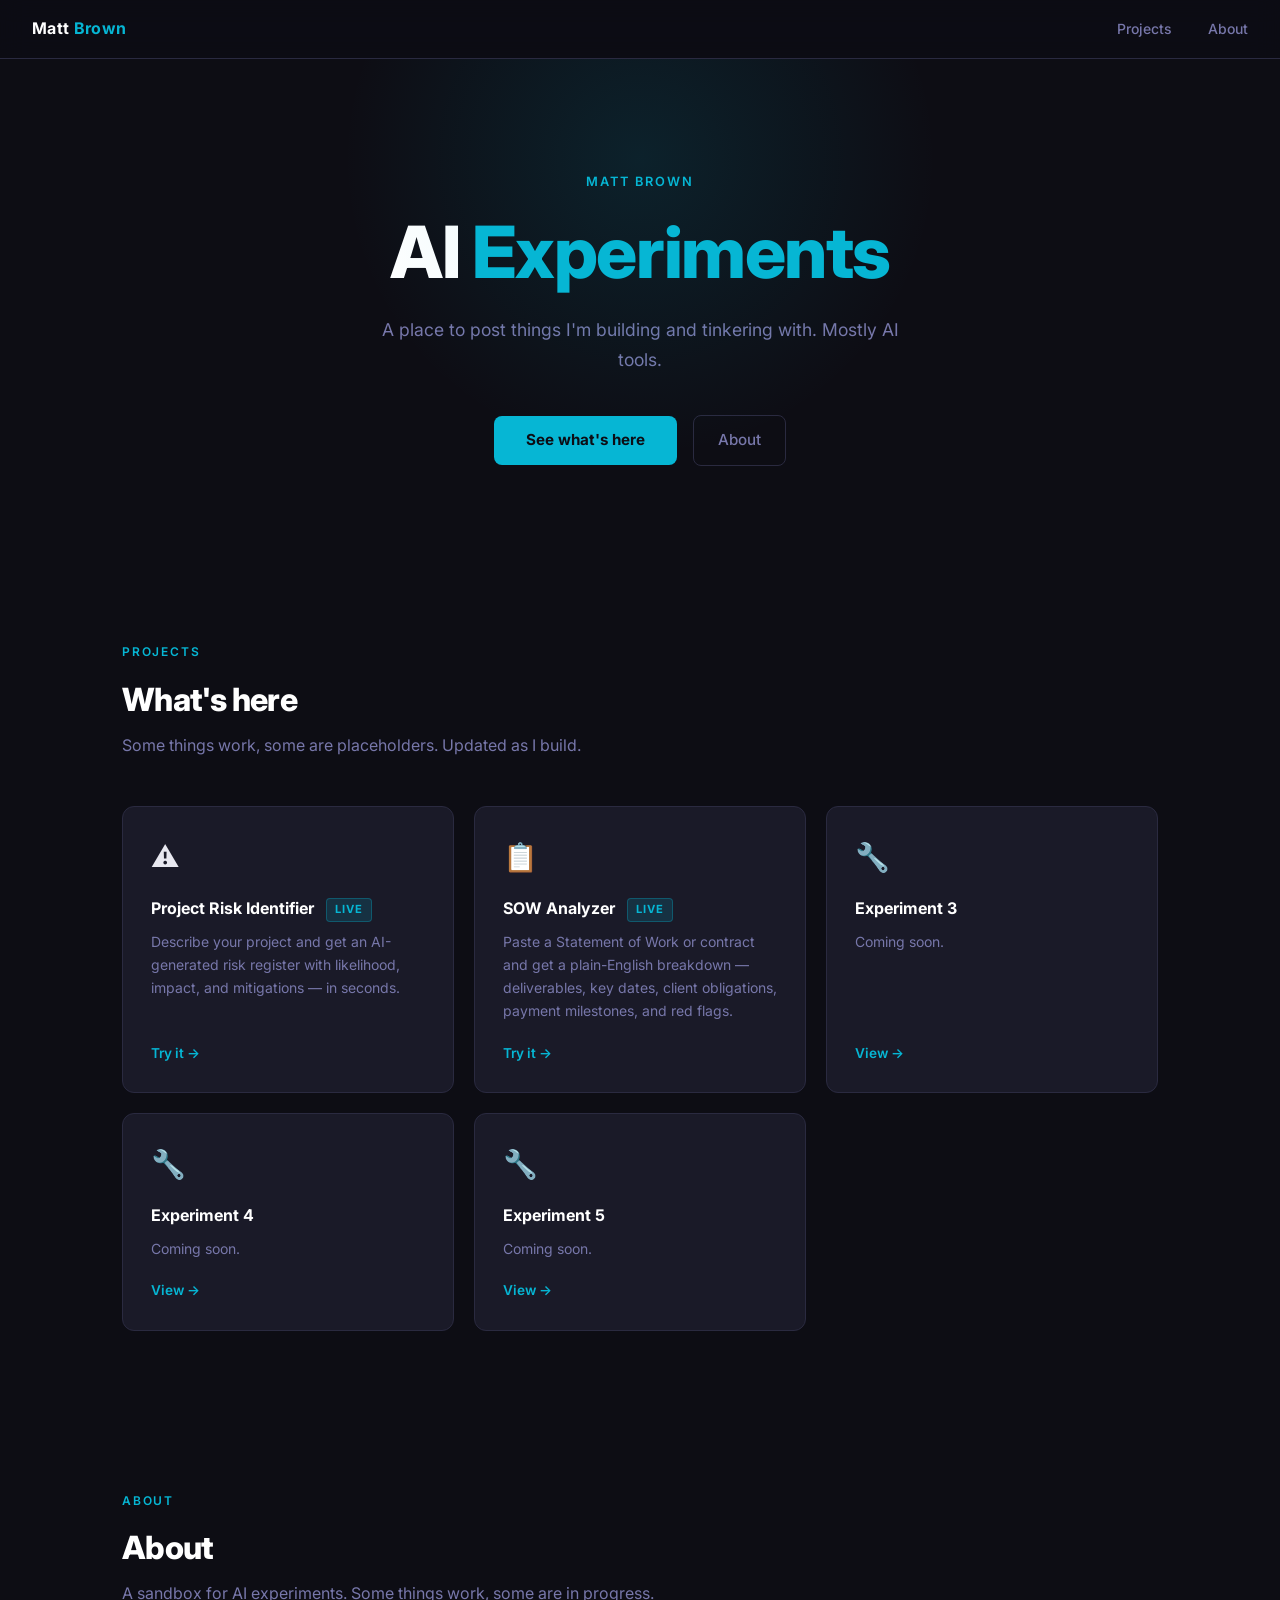
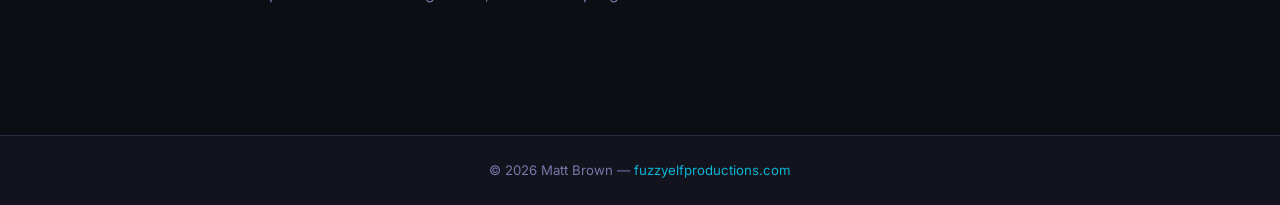
<file: index.html>
<!DOCTYPE html>
<html lang="en">
<head>
  <meta charset="UTF-8" />
  <meta name="viewport" content="width=device-width, initial-scale=1.0" />
  <title>Fuzzy Elf Productions</title>
  <link rel="stylesheet" href="style.css" />
  <link rel="icon" href="/favicon.ico" sizes="any">
  <link rel="icon" href="/favicon.svg" type="image/svg+xml">
  <link rel="apple-touch-icon" href="/apple-touch-icon.png">
</head>
<body>

  <header>
    <a class="logo" href="index.html">Matt <span>Brown</span></a>
    <nav>
      <a href="#projects">Projects</a>
      <a href="#about">About</a>
    </nav>
  </header>

  <section class="hero">
    <p class="eyebrow">Matt Brown</p>
    <h1>AI <span>Experiments</span></h1>
    <p>A place to post things I'm building and tinkering with. Mostly AI tools.</p>
    <a href="#projects" class="btn">See what's here</a>
    <a href="#about" class="btn-ghost">About</a>
  </section>

  <div class="section" id="projects">
    <p class="section-label">Projects</p>
    <h2>What's here</h2>
    <p class="subtitle">Some things work, some are placeholders. Updated as I build.</p>
    <div class="cards">

      <a class="card" href="project-risk-identifier/index.html">
        <div class="icon">⚠️</div>
        <h3>Project Risk Identifier <span class="live-badge">Live</span></h3>
        <p>Describe your project and get an AI-generated risk register with likelihood, impact, and mitigations — in seconds.</p>
        <div class="arrow">Try it →</div>
      </a>

      <a class="card" href="sow-analyzer/index.html">
        <div class="icon">📋</div>
        <h3>SOW Analyzer <span class="live-badge">Live</span></h3>
        <p>Paste a Statement of Work or contract and get a plain-English breakdown — deliverables, key dates, client obligations, payment milestones, and red flags.</p>
        <div class="arrow">Try it →</div>
      </a>

      <a class="card" href="data-analytics-dashboard/index.html">
        <div class="icon">🔧</div>
        <h3>Experiment 3</h3>
        <p>Coming soon.</p>
        <div class="arrow">View →</div>
      </a>

      <a class="card" href="document-intelligence/index.html">
        <div class="icon">🔧</div>
        <h3>Experiment 4</h3>
        <p>Coming soon.</p>
        <div class="arrow">View →</div>
      </a>

      <a class="card" href="strategic-ai-advisory/index.html">
        <div class="icon">🔧</div>
        <h3>Experiment 5</h3>
        <p>Coming soon.</p>
        <div class="arrow">View →</div>
      </a>

    </div>
  </div>

  <div class="section" id="about">
    <p class="section-label">About</p>
    <h2>About</h2>
    <p class="subtitle">A sandbox for AI experiments. Some things work, some are in progress.</p>
  </div>

  <footer>
    &copy; 2026 Matt Brown &mdash; <a href="https://fuzzyelfproductions.com">fuzzyelfproductions.com</a>
  </footer>

</body>
</html>
</file>
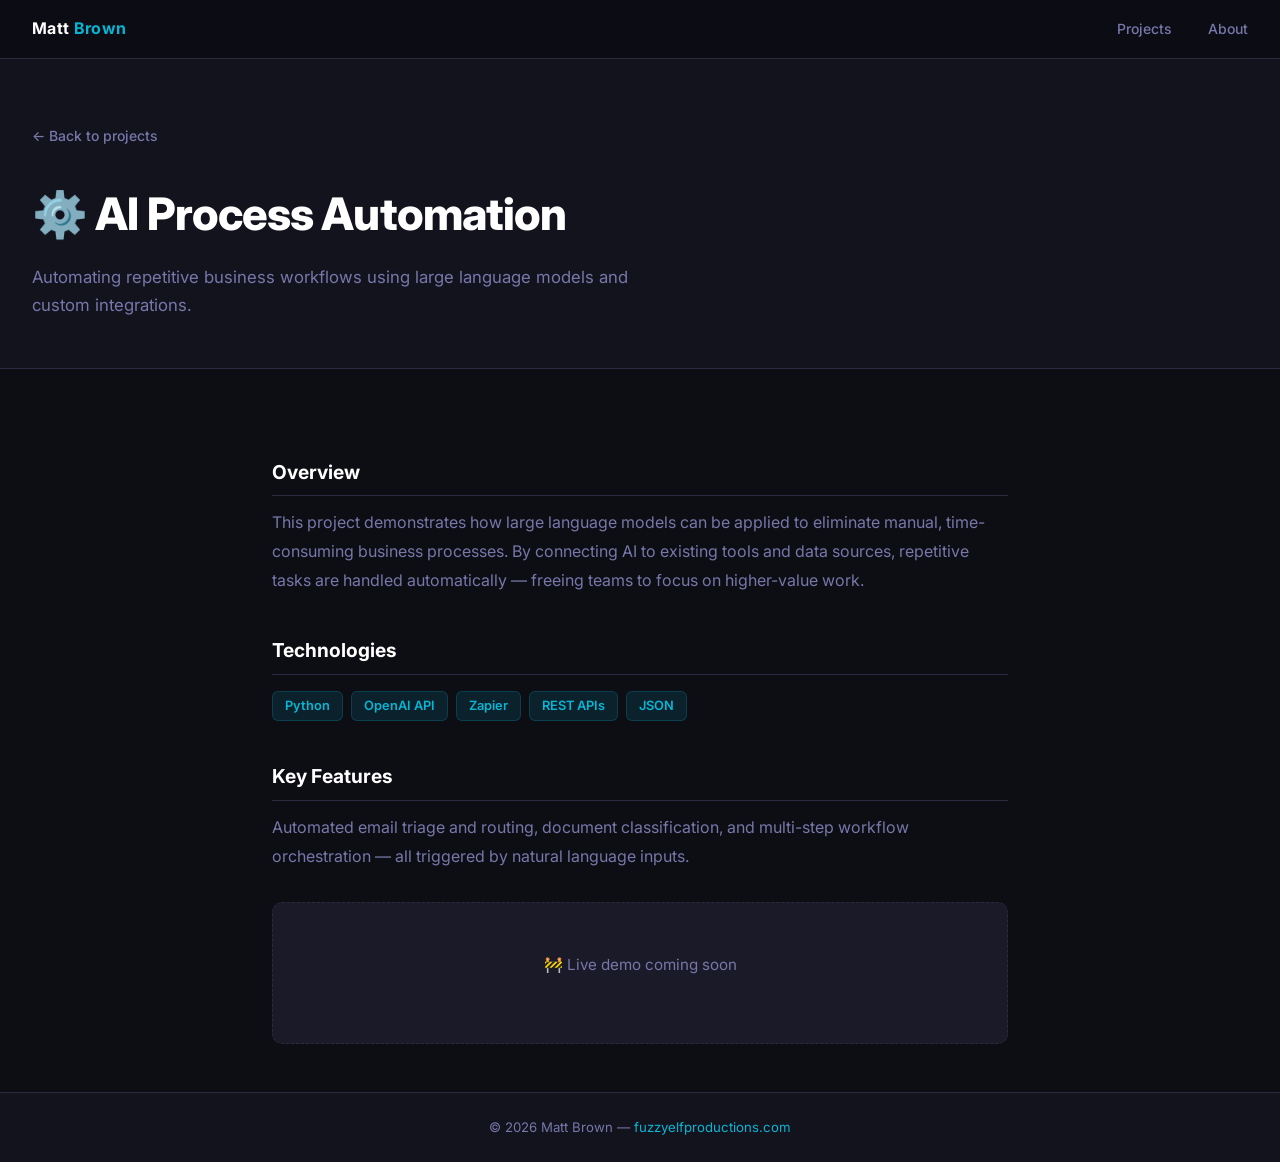
<file: ai-process-automation/index.html>
<!DOCTYPE html>
<html lang="en">
<head>
  <meta charset="UTF-8" />
  <meta name="viewport" content="width=device-width, initial-scale=1.0" />
  <title>AI Process Automation — Matt Brown</title>
  <link rel="stylesheet" href="../style.css" />
</head>
<body>

  <header>
    <a class="logo" href="../index.html">Matt <span>Brown</span></a>
    <nav>
      <a href="../index.html#projects">Projects</a>
      <a href="../index.html#about">About</a>
    </nav>
  </header>

  <div class="project-hero">
    <a class="back" href="../index.html">← Back to projects</a>
    <h1>⚙️ AI Process Automation</h1>
    <p>Automating repetitive business workflows using large language models and custom integrations.</p>
  </div>

  <div class="project-body">

    <h2>Overview</h2>
    <p>This project demonstrates how large language models can be applied to eliminate manual, time-consuming business processes. By connecting AI to existing tools and data sources, repetitive tasks are handled automatically — freeing teams to focus on higher-value work.</p>

    <h2>Technologies</h2>
    <div class="tag-list">
      <span class="tag">Python</span>
      <span class="tag">OpenAI API</span>
      <span class="tag">Zapier</span>
      <span class="tag">REST APIs</span>
      <span class="tag">JSON</span>
    </div>

    <h2>Key Features</h2>
    <p>Automated email triage and routing, document classification, and multi-step workflow orchestration — all triggered by natural language inputs.</p>

    <div class="coming-soon">
      <p>🚧 Live demo coming soon</p>
    </div>

  </div>

  <footer>
    &copy; 2026 Matt Brown &mdash; <a href="../index.html">fuzzyelfproductions.com</a>
  </footer>

</body>
</html>
</file>
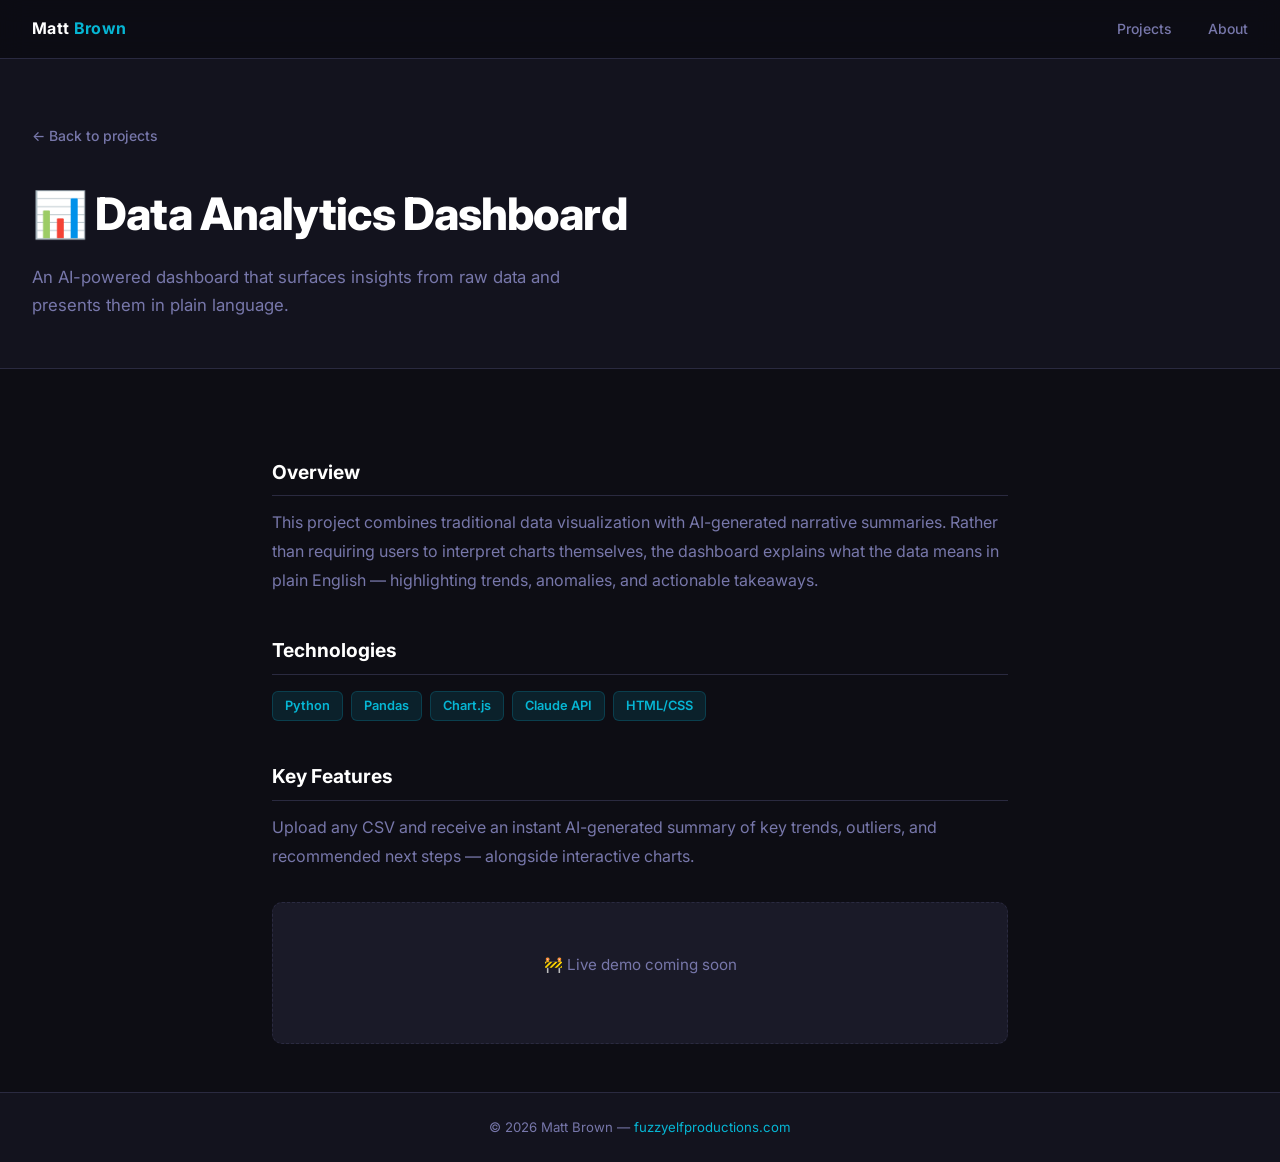
<file: data-analytics-dashboard/index.html>
<!DOCTYPE html>
<html lang="en">
<head>
  <meta charset="UTF-8" />
  <meta name="viewport" content="width=device-width, initial-scale=1.0" />
  <title>Data Analytics Dashboard — Matt Brown</title>
  <link rel="stylesheet" href="../style.css" />
</head>
<body>

  <header>
    <a class="logo" href="../index.html">Matt <span>Brown</span></a>
    <nav>
      <a href="../index.html#projects">Projects</a>
      <a href="../index.html#about">About</a>
    </nav>
  </header>

  <div class="project-hero">
    <a class="back" href="../index.html">← Back to projects</a>
    <h1>📊 Data Analytics Dashboard</h1>
    <p>An AI-powered dashboard that surfaces insights from raw data and presents them in plain language.</p>
  </div>

  <div class="project-body">

    <h2>Overview</h2>
    <p>This project combines traditional data visualization with AI-generated narrative summaries. Rather than requiring users to interpret charts themselves, the dashboard explains what the data means in plain English — highlighting trends, anomalies, and actionable takeaways.</p>

    <h2>Technologies</h2>
    <div class="tag-list">
      <span class="tag">Python</span>
      <span class="tag">Pandas</span>
      <span class="tag">Chart.js</span>
      <span class="tag">Claude API</span>
      <span class="tag">HTML/CSS</span>
    </div>

    <h2>Key Features</h2>
    <p>Upload any CSV and receive an instant AI-generated summary of key trends, outliers, and recommended next steps — alongside interactive charts.</p>

    <div class="coming-soon">
      <p>🚧 Live demo coming soon</p>
    </div>

  </div>

  <footer>
    &copy; 2026 Matt Brown &mdash; <a href="../index.html">fuzzyelfproductions.com</a>
  </footer>

</body>
</html>
</file>
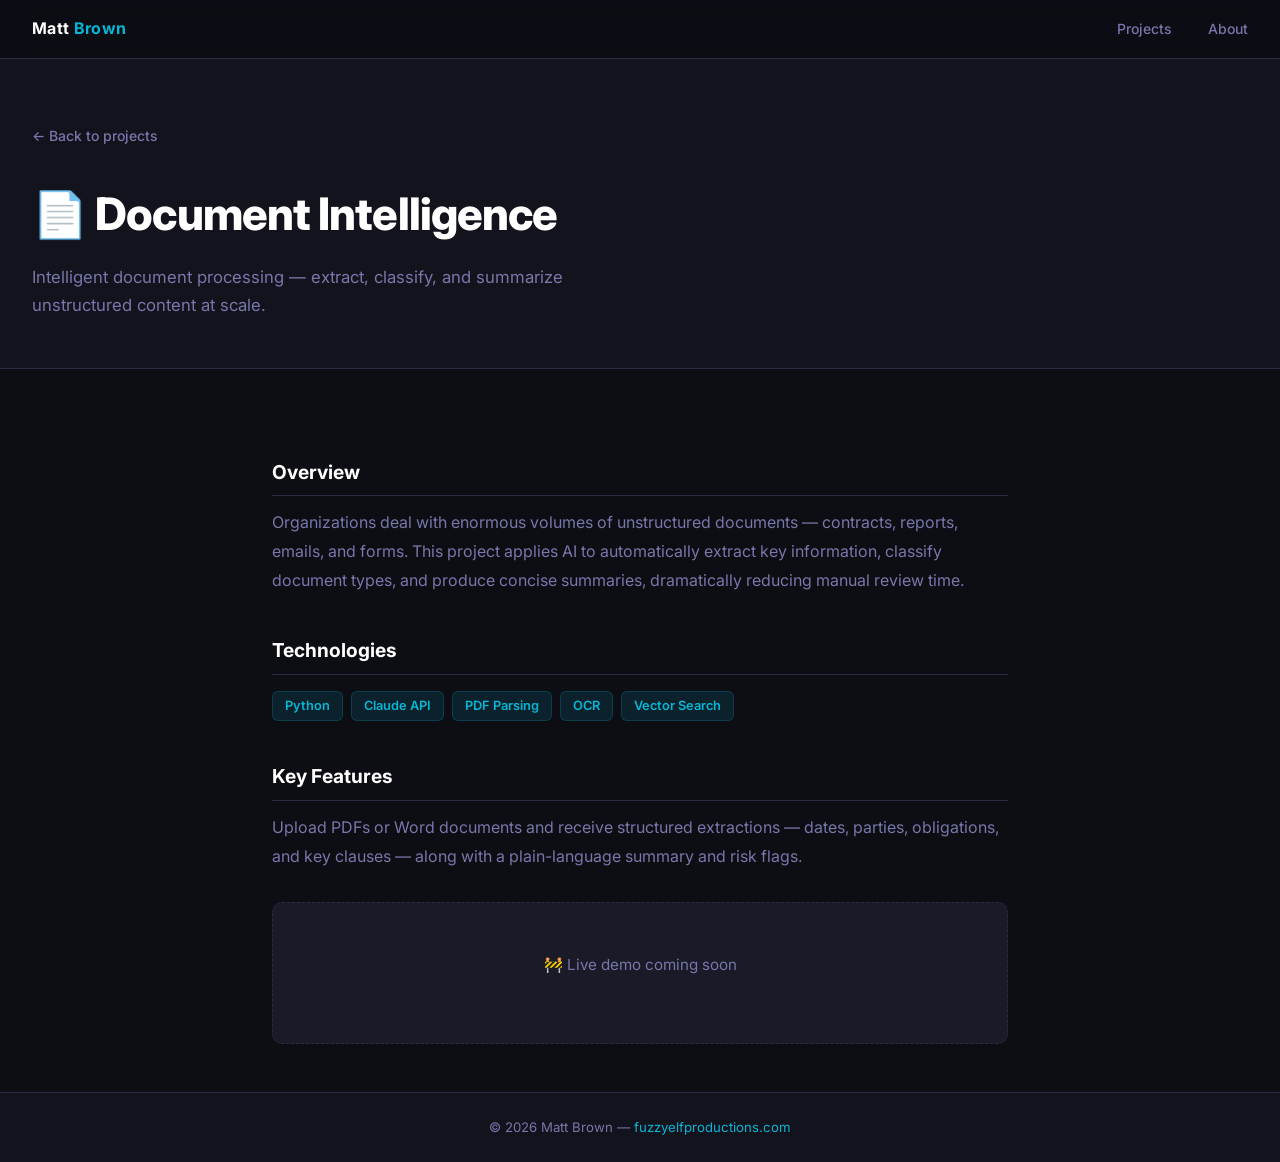
<file: document-intelligence/index.html>
<!DOCTYPE html>
<html lang="en">
<head>
  <meta charset="UTF-8" />
  <meta name="viewport" content="width=device-width, initial-scale=1.0" />
  <title>Document Intelligence — Matt Brown</title>
  <link rel="stylesheet" href="../style.css" />
</head>
<body>

  <header>
    <a class="logo" href="../index.html">Matt <span>Brown</span></a>
    <nav>
      <a href="../index.html#projects">Projects</a>
      <a href="../index.html#about">About</a>
    </nav>
  </header>

  <div class="project-hero">
    <a class="back" href="../index.html">← Back to projects</a>
    <h1>📄 Document Intelligence</h1>
    <p>Intelligent document processing — extract, classify, and summarize unstructured content at scale.</p>
  </div>

  <div class="project-body">

    <h2>Overview</h2>
    <p>Organizations deal with enormous volumes of unstructured documents — contracts, reports, emails, and forms. This project applies AI to automatically extract key information, classify document types, and produce concise summaries, dramatically reducing manual review time.</p>

    <h2>Technologies</h2>
    <div class="tag-list">
      <span class="tag">Python</span>
      <span class="tag">Claude API</span>
      <span class="tag">PDF Parsing</span>
      <span class="tag">OCR</span>
      <span class="tag">Vector Search</span>
    </div>

    <h2>Key Features</h2>
    <p>Upload PDFs or Word documents and receive structured extractions — dates, parties, obligations, and key clauses — along with a plain-language summary and risk flags.</p>

    <div class="coming-soon">
      <p>🚧 Live demo coming soon</p>
    </div>

  </div>

  <footer>
    &copy; 2026 Matt Brown &mdash; <a href="../index.html">fuzzyelfproductions.com</a>
  </footer>

</body>
</html>
</file>
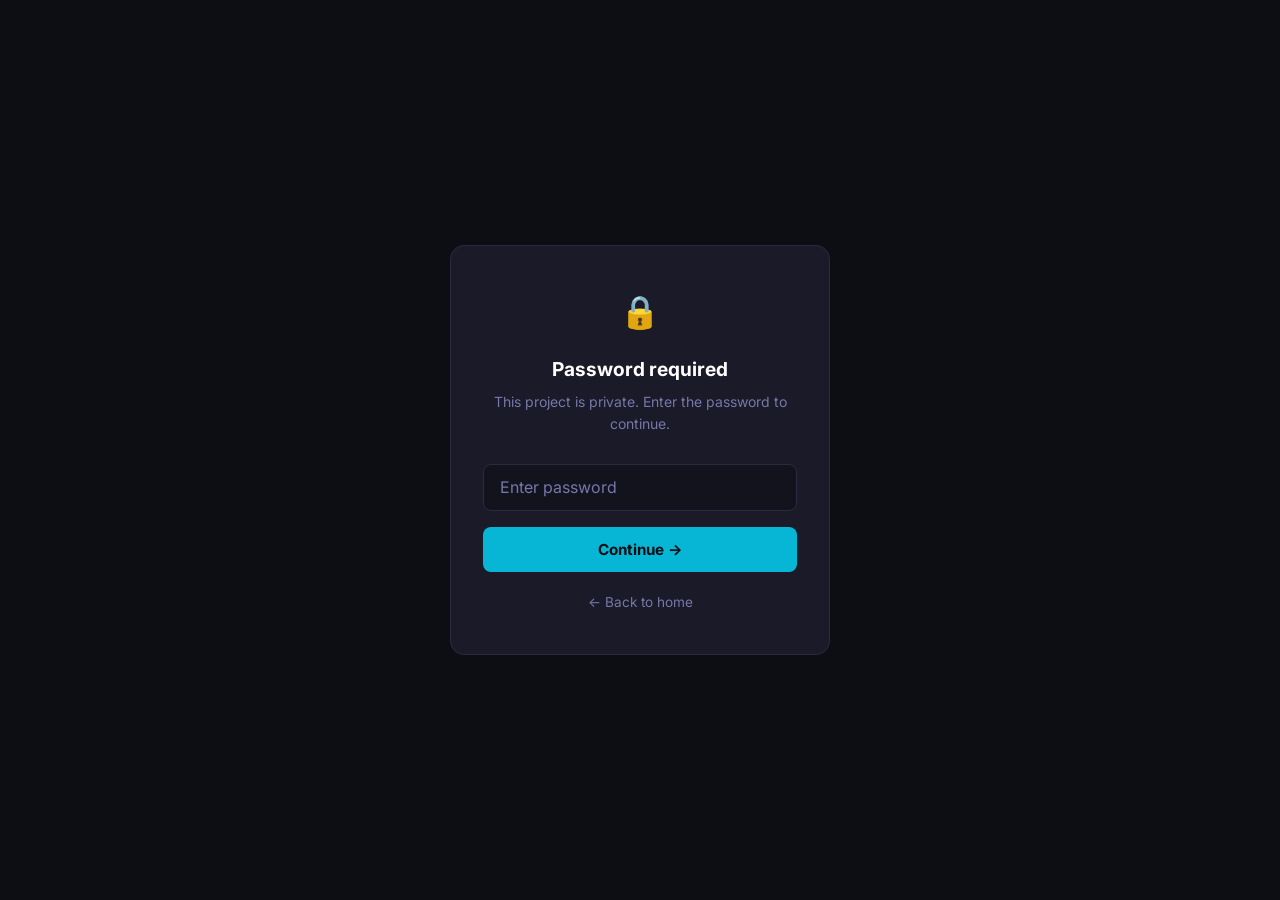
<file: login/index.html>
<!DOCTYPE html>
<html lang="en">
<head>
  <meta charset="UTF-8" />
  <meta name="viewport" content="width=device-width, initial-scale=1.0" />
  <title>Password Required — Matt Brown</title>
  <link rel="stylesheet" href="../style.css" />
  <style>
    body {
      justify-content: center;
      align-items: center;
      min-height: 100vh;
    }

    .login-box {
      background: var(--card);
      border: 1px solid var(--border);
      border-radius: 14px;
      padding: 2.5rem 2rem;
      width: 100%;
      max-width: 380px;
      margin: 2rem;
    }

    .lock-icon {
      font-size: 2rem;
      margin-bottom: 1rem;
      display: block;
      text-align: center;
    }

    .login-box h1 {
      font-size: 1.2rem;
      font-weight: 700;
      color: var(--white);
      text-align: center;
      margin-bottom: 0.4rem;
    }

    .login-box p {
      color: var(--muted);
      font-size: 0.875rem;
      text-align: center;
      margin-bottom: 1.75rem;
    }

    .input-wrap {
      position: relative;
      margin-bottom: 1rem;
    }

    input[type="password"] {
      width: 100%;
      padding: 0.8rem 1rem;
      background: var(--surface);
      border: 1px solid var(--border);
      border-radius: 8px;
      font-size: 1rem;
      font-family: inherit;
      color: var(--text);
      transition: border-color 0.2s;
    }

    input[type="password"]:focus {
      outline: none;
      border-color: var(--accent);
    }

    input[type="password"]::placeholder {
      color: var(--muted);
    }

    .btn-login {
      width: 100%;
      background: var(--accent);
      color: var(--bg);
      border: none;
      padding: 0.8rem;
      border-radius: 8px;
      font-size: 0.95rem;
      font-weight: 700;
      cursor: pointer;
      transition: opacity 0.2s;
      font-family: inherit;
    }

    .btn-login:hover { opacity: 0.88; }
    .btn-login:disabled { opacity: 0.4; cursor: not-allowed; }

    .error-msg {
      background: rgba(239,68,68,0.1);
      border: 1px solid rgba(239,68,68,0.3);
      color: #f87171;
      padding: 0.7rem 1rem;
      border-radius: 7px;
      font-size: 0.85rem;
      margin-bottom: 1rem;
      display: none;
      text-align: center;
    }

    .back-link {
      display: block;
      text-align: center;
      margin-top: 1.25rem;
      color: var(--muted);
      font-size: 0.85rem;
      text-decoration: none;
      transition: color 0.2s;
    }

    .back-link:hover { color: var(--text); }
  </style>
</head>
<body>

  <div class="login-box">
    <span class="lock-icon">🔒</span>
    <h1>Password required</h1>
    <p>This project is private. Enter the password to continue.</p>

    <div class="error-msg" id="errorMsg">Incorrect password. Try again.</div>

    <form id="loginForm" onsubmit="handleLogin(event)">
      <div class="input-wrap">
        <input type="password" id="passwordInput" placeholder="Enter password" autocomplete="current-password" required />
      </div>
      <button type="submit" class="btn-login" id="loginBtn">Continue →</button>
    </form>

    <a class="back-link" href="/">← Back to home</a>
  </div>

  <script>
    const params = new URLSearchParams(window.location.search);
    const project = params.get('project') || '';
    const redirect = params.get('redirect') || '/';

    async function handleLogin(e) {
      e.preventDefault();
      const password = document.getElementById('passwordInput').value;
      const btn = document.getElementById('loginBtn');
      const errorMsg = document.getElementById('errorMsg');

      errorMsg.style.display = 'none';
      btn.disabled = true;
      btn.textContent = 'Checking...';

      try {
        const res = await fetch('/api/auth', {
          method: 'POST',
          headers: { 'Content-Type': 'application/json' },
          body: JSON.stringify({ project, password }),
        });

        if (res.ok) {
          window.location.href = redirect;
        } else {
          const data = await res.json();
          errorMsg.textContent = data.error || 'Incorrect password. Try again.';
          errorMsg.style.display = 'block';
          document.getElementById('passwordInput').value = '';
          document.getElementById('passwordInput').focus();
        }
      } catch (err) {
        errorMsg.textContent = 'Something went wrong. Please try again.';
        errorMsg.style.display = 'block';
      } finally {
        btn.disabled = false;
        btn.textContent = 'Continue →';
      }
    }
  </script>

</body>
</html>
</file>
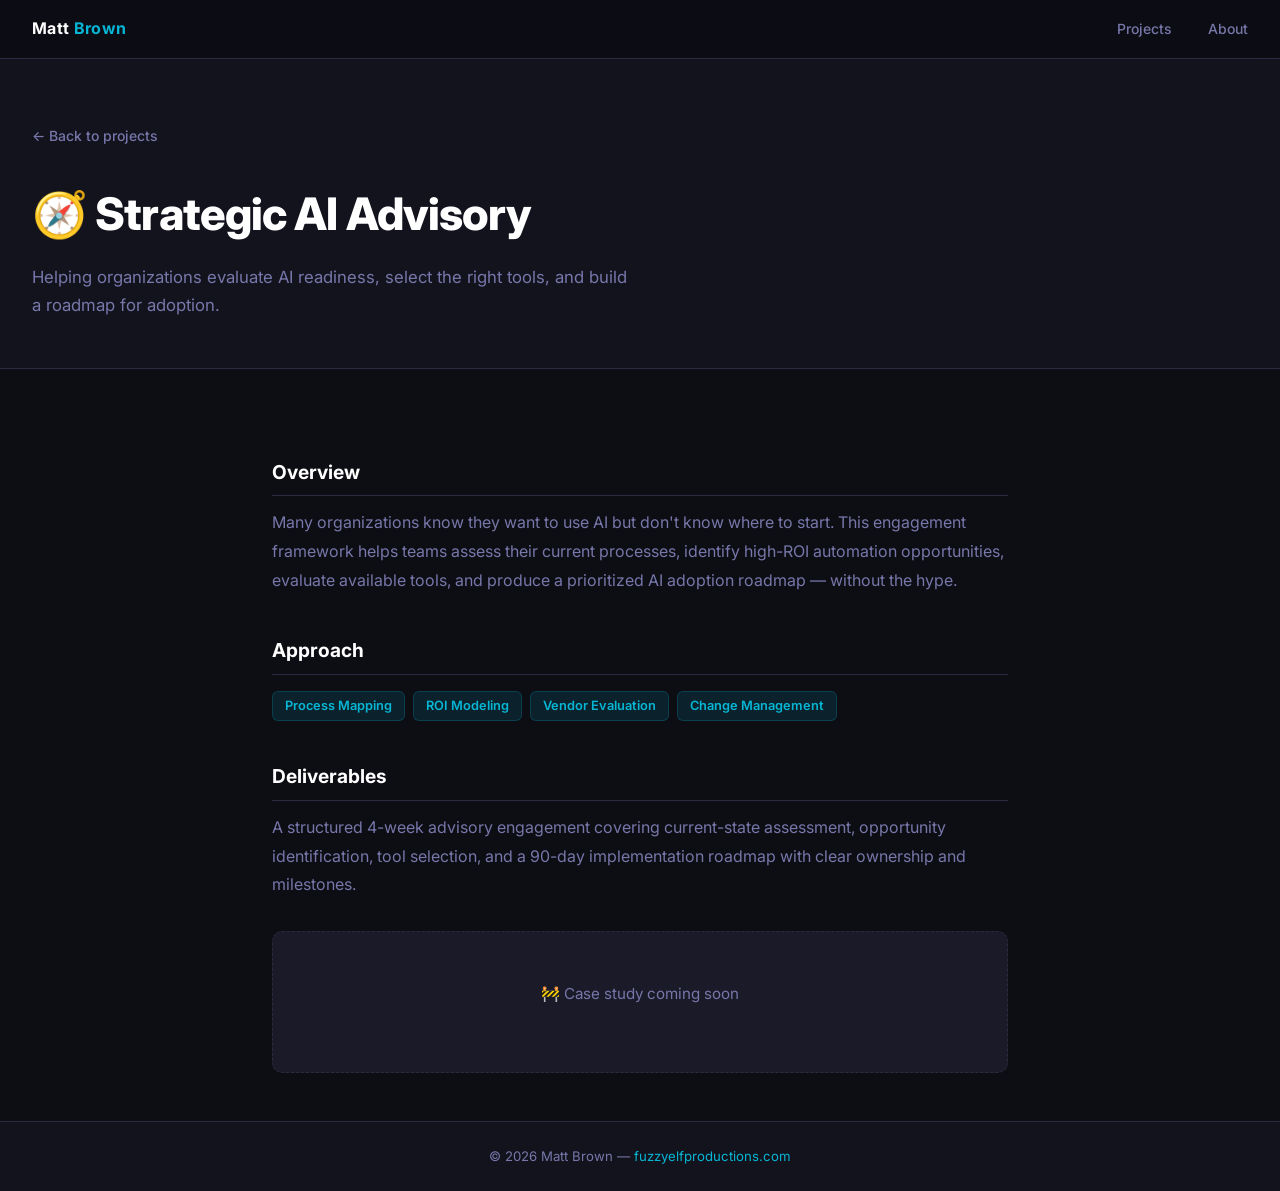
<file: strategic-ai-advisory/index.html>
<!DOCTYPE html>
<html lang="en">
<head>
  <meta charset="UTF-8" />
  <meta name="viewport" content="width=device-width, initial-scale=1.0" />
  <title>Strategic AI Advisory — Matt Brown</title>
  <link rel="stylesheet" href="../style.css" />
</head>
<body>

  <header>
    <a class="logo" href="../index.html">Matt <span>Brown</span></a>
    <nav>
      <a href="../index.html#projects">Projects</a>
      <a href="../index.html#about">About</a>
    </nav>
  </header>

  <div class="project-hero">
    <a class="back" href="../index.html">← Back to projects</a>
    <h1>🧭 Strategic AI Advisory</h1>
    <p>Helping organizations evaluate AI readiness, select the right tools, and build a roadmap for adoption.</p>
  </div>

  <div class="project-body">

    <h2>Overview</h2>
    <p>Many organizations know they want to use AI but don't know where to start. This engagement framework helps teams assess their current processes, identify high-ROI automation opportunities, evaluate available tools, and produce a prioritized AI adoption roadmap — without the hype.</p>

    <h2>Approach</h2>
    <div class="tag-list">
      <span class="tag">Process Mapping</span>
      <span class="tag">ROI Modeling</span>
      <span class="tag">Vendor Evaluation</span>
      <span class="tag">Change Management</span>
    </div>

    <h2>Deliverables</h2>
    <p>A structured 4-week advisory engagement covering current-state assessment, opportunity identification, tool selection, and a 90-day implementation roadmap with clear ownership and milestones.</p>

    <div class="coming-soon">
      <p>🚧 Case study coming soon</p>
    </div>

  </div>

  <footer>
    &copy; 2026 Matt Brown &mdash; <a href="../index.html">fuzzyelfproductions.com</a>
  </footer>

</body>
</html>
</file>
<file: style.css>
@import url('https://fonts.googleapis.com/css2?family=Inter:wght@400;500;600;700;800&display=swap');

* {
  box-sizing: border-box;
  margin: 0;
  padding: 0;
}

:root {
  --bg:          #0d0d14;
  --surface:     #13131e;
  --card:        #1a1a28;
  --border:      #2a2a40;
  --accent:      #06b6d4;
  --accent-dim:  rgba(6, 182, 212, 0.12);
  --accent-glow: rgba(6, 182, 212, 0.25);
  --text:        #e8e8f0;
  --muted:       #7777aa;
  --white:       #ffffff;
}

html { scroll-behavior: smooth; }

body {
  font-family: 'Inter', -apple-system, BlinkMacSystemFont, sans-serif;
  background: var(--bg);
  color: var(--text);
  min-height: 100vh;
  display: flex;
  flex-direction: column;
  line-height: 1.6;
}

/* ── Header ── */
header {
  position: sticky;
  top: 0;
  z-index: 100;
  background: rgba(13, 13, 20, 0.85);
  backdrop-filter: blur(12px);
  border-bottom: 1px solid var(--border);
  padding: 1rem 2rem;
  display: flex;
  align-items: center;
  justify-content: space-between;
}

header .logo {
  font-size: 1rem;
  font-weight: 700;
  letter-spacing: 0.02em;
  text-decoration: none;
  color: var(--white);
}

header .logo span {
  color: var(--accent);
}

header nav a {
  color: var(--muted);
  text-decoration: none;
  margin-left: 2rem;
  font-size: 0.875rem;
  font-weight: 500;
  transition: color 0.2s;
}

header nav a:hover {
  color: var(--white);
}

/* ── Hero ── */
.hero {
  padding: 7rem 2rem 6rem;
  text-align: center;
  position: relative;
  overflow: hidden;
}

.hero::before {
  content: '';
  position: absolute;
  top: -200px;
  left: 50%;
  transform: translateX(-50%);
  width: 600px;
  height: 600px;
  background: radial-gradient(circle, rgba(6,182,212,0.12) 0%, transparent 70%);
  pointer-events: none;
}

.hero .eyebrow {
  font-size: 0.8rem;
  font-weight: 600;
  letter-spacing: 0.15em;
  text-transform: uppercase;
  color: var(--accent);
  margin-bottom: 1.2rem;
}

.hero h1 {
  font-size: clamp(2.5rem, 6vw, 4.5rem);
  font-weight: 800;
  line-height: 1.1;
  color: var(--white);
  margin-bottom: 1.5rem;
  letter-spacing: -0.02em;
}

.hero h1 span {
  color: var(--accent);
}

.hero p {
  font-size: 1.1rem;
  color: var(--muted);
  max-width: 560px;
  margin: 0 auto 2.5rem;
  line-height: 1.7;
}

.hero .btn {
  display: inline-block;
  background: var(--accent);
  color: var(--bg);
  padding: 0.8rem 2rem;
  border-radius: 8px;
  font-weight: 700;
  font-size: 0.95rem;
  text-decoration: none;
  transition: opacity 0.2s, transform 0.2s;
}

.hero .btn:hover {
  opacity: 0.9;
  transform: translateY(-1px);
}

.hero .btn-ghost {
  display: inline-block;
  color: var(--muted);
  padding: 0.8rem 1.5rem;
  border-radius: 8px;
  font-weight: 500;
  font-size: 0.95rem;
  text-decoration: none;
  margin-left: 0.75rem;
  border: 1px solid var(--border);
  transition: color 0.2s, border-color 0.2s;
}

.hero .btn-ghost:hover {
  color: var(--white);
  border-color: var(--muted);
}

/* ── Sections ── */
.section {
  padding: 5rem 2rem;
  max-width: 1100px;
  margin: 0 auto;
  width: 100%;
}

.section-label {
  font-size: 0.75rem;
  font-weight: 600;
  letter-spacing: 0.15em;
  text-transform: uppercase;
  color: var(--accent);
  margin-bottom: 0.75rem;
}

.section h2 {
  font-size: 2rem;
  font-weight: 800;
  color: var(--white);
  margin-bottom: 0.5rem;
  letter-spacing: -0.02em;
}

.section .subtitle {
  color: var(--muted);
  margin-bottom: 3rem;
  font-size: 1rem;
}

/* ── Project Cards ── */
.cards {
  display: grid;
  grid-template-columns: repeat(auto-fit, minmax(260px, 1fr));
  gap: 1.25rem;
}

.card {
  background: var(--card);
  border: 1px solid var(--border);
  border-radius: 12px;
  padding: 1.75rem;
  text-decoration: none;
  color: var(--text);
  transition: border-color 0.2s, transform 0.2s, box-shadow 0.2s;
  display: flex;
  flex-direction: column;
  position: relative;
  overflow: hidden;
}

.card::before {
  content: '';
  position: absolute;
  inset: 0;
  background: var(--accent-dim);
  opacity: 0;
  transition: opacity 0.2s;
}

.card:hover {
  border-color: var(--accent);
  transform: translateY(-3px);
  box-shadow: 0 0 30px var(--accent-glow);
}

.card:hover::before {
  opacity: 1;
}

.card .icon {
  font-size: 1.75rem;
  margin-bottom: 1rem;
  position: relative;
}

.card h3 {
  font-size: 1rem;
  font-weight: 700;
  color: var(--white);
  margin-bottom: 0.5rem;
  position: relative;
}

.card p {
  font-size: 0.875rem;
  color: var(--muted);
  line-height: 1.65;
  flex: 1;
  position: relative;
}

.card .arrow {
  margin-top: 1.25rem;
  color: var(--accent);
  font-size: 0.85rem;
  font-weight: 600;
  position: relative;
}

.live-badge {
  display: inline-block;
  background: rgba(6,182,212,0.15);
  color: var(--accent);
  border: 1px solid rgba(6,182,212,0.3);
  font-size: 0.7rem;
  font-weight: 700;
  letter-spacing: 0.08em;
  text-transform: uppercase;
  padding: 0.15rem 0.5rem;
  border-radius: 4px;
  margin-left: 0.5rem;
  vertical-align: middle;
}

/* ── About ── */
.about-grid {
  display: grid;
  grid-template-columns: 1fr 1fr;
  gap: 3rem;
  align-items: start;
}

.about-grid p {
  color: var(--muted);
  line-height: 1.8;
  margin-bottom: 1rem;
}

.skills-list {
  display: flex;
  flex-wrap: wrap;
  gap: 0.5rem;
  margin-top: 1.5rem;
}

.skill-tag {
  background: var(--card);
  border: 1px solid var(--border);
  color: var(--text);
  padding: 0.3rem 0.75rem;
  border-radius: 6px;
  font-size: 0.8rem;
  font-weight: 500;
}

.contact-box {
  background: var(--card);
  border: 1px solid var(--border);
  border-radius: 12px;
  padding: 2rem;
}

.contact-box h3 {
  font-size: 1.1rem;
  font-weight: 700;
  color: var(--white);
  margin-bottom: 0.75rem;
}

.contact-box p {
  color: var(--muted);
  font-size: 0.9rem;
  margin-bottom: 1.25rem;
}

.contact-box a {
  display: inline-block;
  background: var(--accent);
  color: var(--bg);
  padding: 0.65rem 1.5rem;
  border-radius: 7px;
  font-weight: 700;
  font-size: 0.9rem;
  text-decoration: none;
  transition: opacity 0.2s;
}

.contact-box a:hover {
  opacity: 0.85;
}

@media (max-width: 640px) {
  .about-grid { grid-template-columns: 1fr; gap: 2rem; }
}

/* ── Project Page ── */
.project-hero {
  padding: 4rem 2rem 3rem;
  border-bottom: 1px solid var(--border);
  background: var(--surface);
}

.project-hero .back {
  display: inline-flex;
  align-items: center;
  gap: 0.4rem;
  color: var(--muted);
  text-decoration: none;
  font-size: 0.875rem;
  font-weight: 500;
  margin-bottom: 2rem;
  transition: color 0.2s;
}

.project-hero .back:hover {
  color: var(--accent);
}

.project-hero h1 {
  font-size: clamp(1.8rem, 4vw, 2.8rem);
  font-weight: 800;
  color: var(--white);
  margin-bottom: 0.75rem;
  letter-spacing: -0.02em;
  max-width: 800px;
}

.project-hero p {
  color: var(--muted);
  font-size: 1.05rem;
  max-width: 600px;
  line-height: 1.7;
}

.project-body {
  max-width: 800px;
  margin: 3rem auto;
  padding: 0 2rem;
}

.project-body h2 {
  font-size: 1.2rem;
  font-weight: 700;
  color: var(--white);
  margin: 2.5rem 0 0.75rem;
  padding-bottom: 0.5rem;
  border-bottom: 1px solid var(--border);
}

.project-body p {
  color: var(--muted);
  line-height: 1.8;
  margin-bottom: 1rem;
}

.tag-list {
  display: flex;
  flex-wrap: wrap;
  gap: 0.5rem;
  margin: 1rem 0;
}

.tag {
  background: var(--accent-dim);
  color: var(--accent);
  border: 1px solid rgba(6,182,212,0.2);
  padding: 0.25rem 0.75rem;
  border-radius: 6px;
  font-size: 0.8rem;
  font-weight: 600;
}

.coming-soon {
  background: var(--card);
  border: 1px dashed var(--border);
  border-radius: 10px;
  padding: 3rem;
  text-align: center;
  margin-top: 2rem;
}

.coming-soon p {
  color: var(--muted);
  font-size: 0.95rem;
}

/* ── Footer ── */
footer {
  background: var(--surface);
  border-top: 1px solid var(--border);
  color: var(--muted);
  text-align: center;
  padding: 1.5rem;
  font-size: 0.825rem;
  margin-top: auto;
}

footer a {
  color: var(--accent);
  text-decoration: none;
}
</file>
